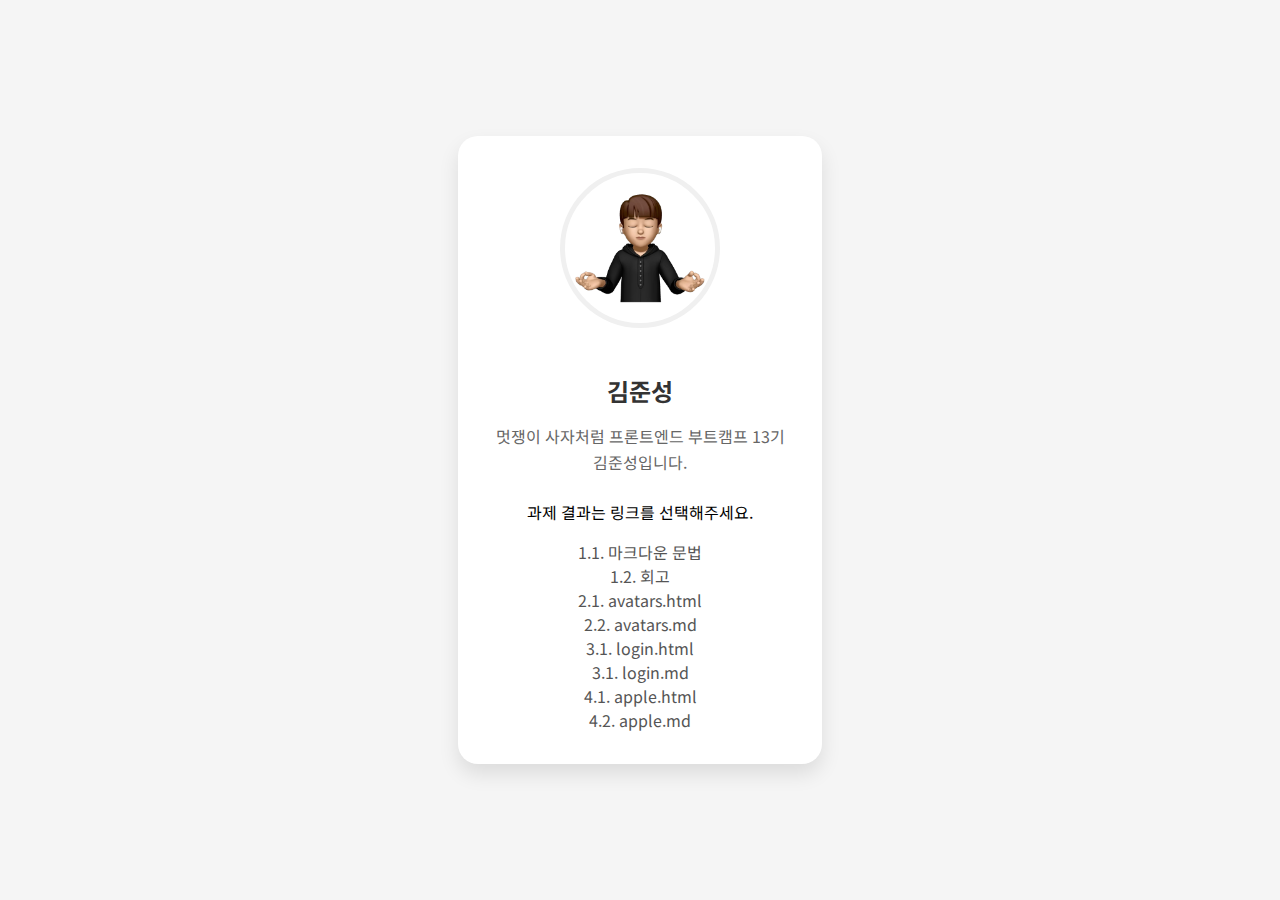
<file: index.html>
<!doctype html>
<html lang="ko">
  <head>
    <meta charset="UTF-8" />
    <meta name="viewport" content="width=device-width, initial-scale=1.0" />
    <title>HTML/CSS 과제</title>
    <style>
      body {
        margin: 0;
        padding: 0;
        font-family: "Noto Sans KR", sans-serif;
        background-color: #f5f5f5;
        display: flex;
        justify-content: center;
        align-items: center;
        min-height: 100vh;
      }

      .profile-card {
        background: white;
        border-radius: 20px;
        box-shadow: 0 10px 20px rgba(0, 0, 0, 0.1);
        padding: 2rem;
        width: 300px;
        text-align: center;
      }

      .profile-image {
        width: 150px;
        height: 150px;
        border-radius: 50%;
        margin-bottom: 1.5rem;
        object-fit: cover;
        border: 5px solid #f0f0f0;
      }

      .name {
        font-size: 1.5rem;
        font-weight: bold;
        color: #333;
        margin-bottom: 0.5rem;
      }

      .bio {
        color: #666;
        line-height: 1.6;
        margin-bottom: 1.5rem;
      }

      .homework-links {
        /* display: flex; */
        justify-content: center;
        gap: 1rem;
        margin: 0;
        padding: 0;
        list-style: none;
      }

      .homework-links a {
        color: #555;
        text-decoration: none;
        transition: color 0.3s ease;
      }

      .homework-links a:hover {
        color: #007bff;
      }
    </style>
    <link
      href="https://fonts.googleapis.com/css2?family=Noto+Sans+KR:wght@400;700&display=swap"
      rel="stylesheet"
    />
    <link
      rel="stylesheet"
      href="https://cdnjs.cloudflare.com/ajax/libs/font-awesome/5.15.4/css/all.min.css"
    />
  </head>
  <body>
    <div class="profile-card">
      <img
        src="./src/assets/images/memoji_maditating.png"
        alt=""
        class="profile-image"
      />
      <h1 class="name">김준성</h1>
      <p class="bio">멋쟁이 사자처럼 프론트엔드 부트캠프 13기 김준성입니다.</p>
      <p>과제 결과는 링크를 선택해주세요.</p>
      <ul class="homework-links">
        <li><a href="./src/md/markdown.md">1.1. 마크다운 문법</a></li>
        <li><a href="./src/md/retrospect.md">1.2. 회고</a></li>
        <li><a href="./src/avatars/avatars.html">2.1. avatars.html</a></li>
        <li><a href="./src/avatars/avatars.md">2.2. avatars.md</a></li>
        <li><a href="./src/login/login.html">3.1. login.html</a></li>
        <li><a href="./src/login/login.md">3.1. login.md</a></li>
        <li><a href="./src/apple/apple.html">4.1. apple.html</a></li>
        <li><a href="./src/apple/apple.md">4.2. apple.md</a></li>
      </ul>
    </div>
  </body>
</html>
</file>
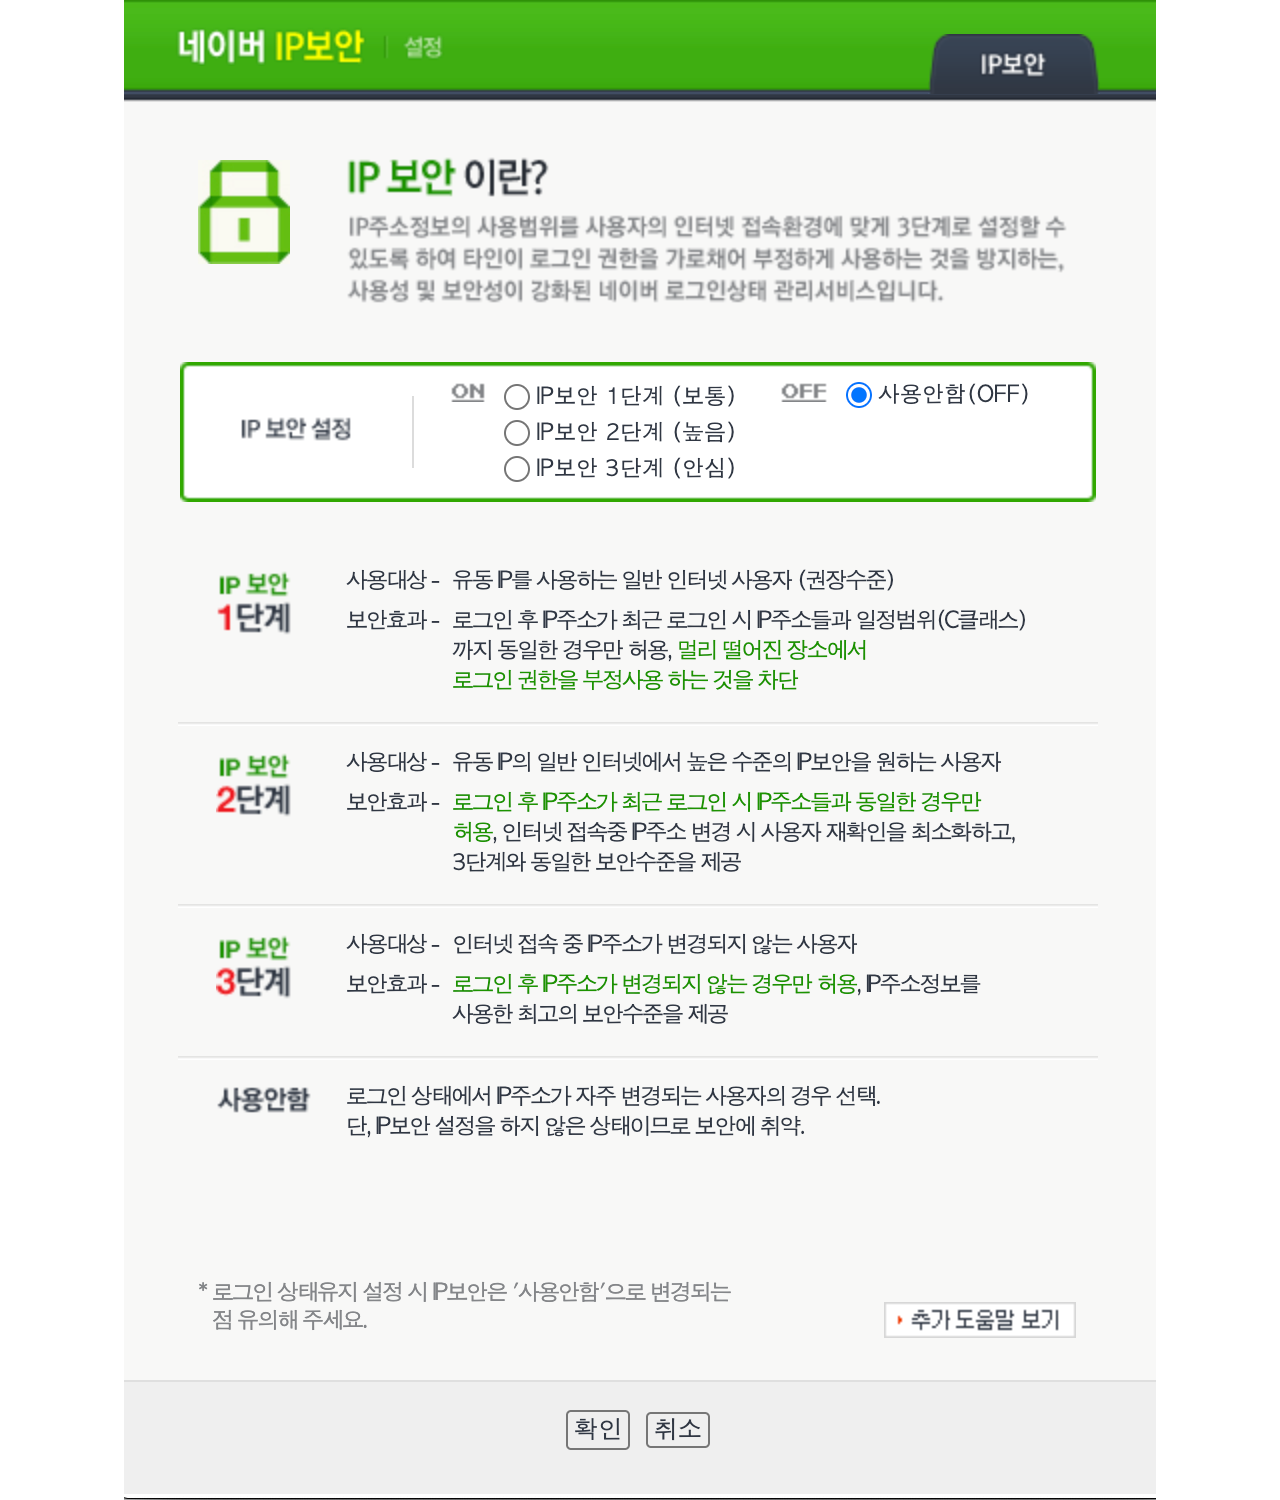
<file: src/login/pages/ip_security.html>
<!doctype html>
<html lang="ko">
  <head>
    <meta charset="UTF-8" />
    <meta name="viewport" content="width=device-width, initial-scale=1.0" />
    <title>네이버 IP 보안 로그인</title>
    <style>
      body {
        margin: 0;
      }

      div {
        display: flex;
        justify-content: center;
      }

      img {
        max-width: 100%;
        height: auto;
        margin: 0 auto;
      }
    </style>
  </head>

  <body>
    <div>
      <img src="./ip-security.png" alt="IP 보안 이란?..." />
    </div>
  </body>
</html>
</file>
